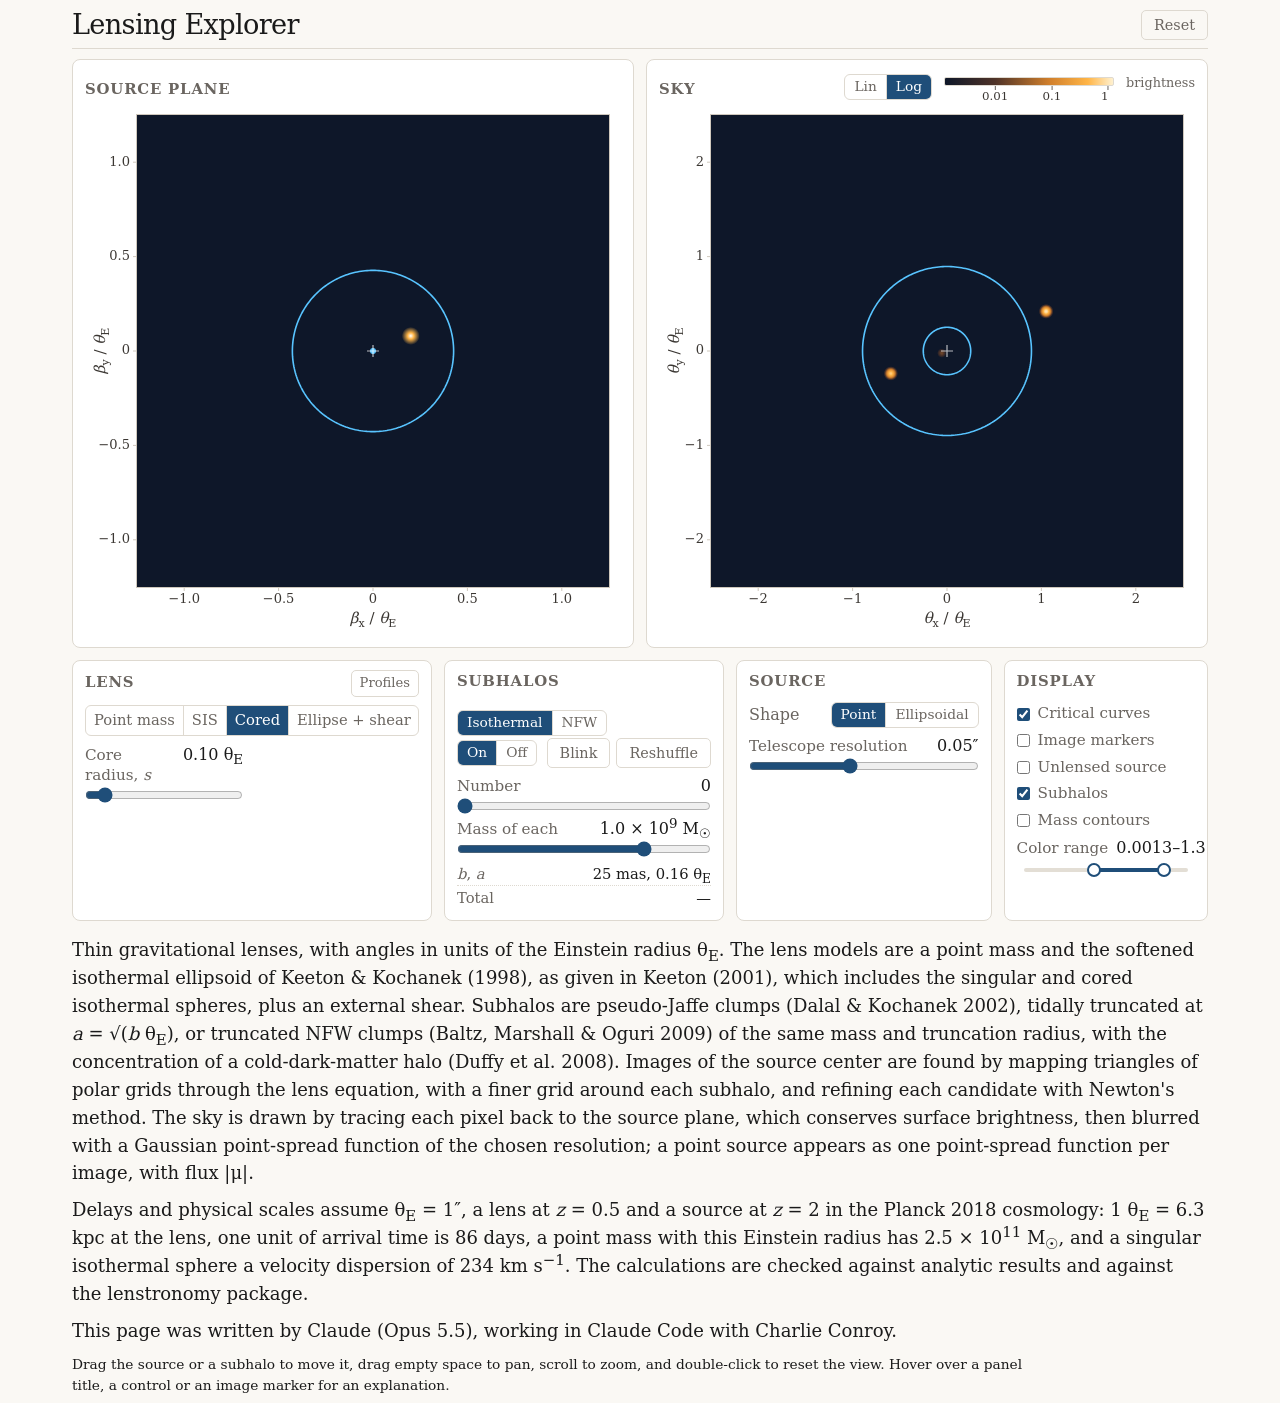
<file: index.html>
<!doctype html>
<html lang="en">
<head>
<meta charset="utf-8">
<meta name="viewport" content="width=device-width, initial-scale=1">
<title>Lensing Explorer</title>
<link rel="stylesheet" href="style.css?v=b35b4ee">
<link rel="icon" href="data:image/svg+xml,%3Csvg xmlns=%27http://www.w3.org/2000/svg%27 viewBox=%270 0 16 16%27%3E%3Crect width=%2716%27 height=%2716%27 rx=%273%27 fill=%27%230e1729%27/%3E%3Ccircle cx=%278%27 cy=%278%27 r=%274.6%27 fill=%27none%27 stroke=%27%23FFB547%27 stroke-width=%271.8%27/%3E%3Ccircle cx=%278%27 cy=%278%27 r=%271%27 fill=%27%2358C4FF%27/%3E%3C/svg%3E">
</head>
<body>
<div id="err" hidden></div>
<div id="tip" hidden></div>

<header>
  <div class="bar">
    <span class="mark">Lensing Explorer</span>
    <button id="reset" class="ghost" type="button" title="Back to the defaults: a cored isothermal lens and a small disk-shaped source just off the lens axis.">Reset</button>
  </div>
</header>

<main>
  <div class="panels">
    <section class="panel">
      <div class="ph"><h2 title="The source plane: the background source at the true position, as seen with the lens removed. Drag to move the source; scroll to zoom; double-click to reset the zoom. The blue curves are the caustics: when the source crosses one, a pair of images appears or disappears. For singular isothermal lenses the dashed curve is the cut, where a single image vanishes into the singular center.">Source plane</h2><span class="sub" id="sSub"></span></div>
      <canvas id="cvS" aria-label="Source plane"></canvas>
    </section>

    <section class="panel">
      <div class="ph"><h2 title="The sky as seen through a telescope. Each sky pixel is traced back through the lens to the source plane and takes the surface brightness found there, so lensing changes the size and shape of the source and leaves the surface brightness unchanged. The blue curves are the critical curves, which map onto the caustics. Markers show the images of the source center, numbered in order of arrival: circle = minimum, diamond = saddle (mirror-reversed), triangle = maximum of the arrival time. Scroll to zoom about the pointer and double-click to reset the view; drag a subhalo (light dot) to move the clump.">Sky</h2><span class="sub" id="iSub"></span><div class="cbrow"><span class="seg sm" title="Linear or logarithmic color scale; the logarithmic scale spans three decades below the top of the scale, so faint images (such as a demagnified central image) show."><button id="stLin" type="button">Lin</button><button id="stLog" type="button">Log</button></span><div class="cbar" title="Color scale of the sky panel (the source plane uses the same stretch, with the source peak = 1). With a perfect telescope the sky shows surface brightness, which lensing conserves, so a lensed image has the colors of the source. With blurring, or for a point source, 1 is the brightest image of the smooth lens (without the subhalos when there are any), with headroom to 1.25, so switching the subhalos on and off compares like with like."><div id="cbGrad"></div><div id="cbTicks"></div></div><span class="cblab" id="cbLab"></span></div></div>
      <canvas id="cvI" aria-label="Lensed sky"></canvas>
    </section>

  </div>

  <div class="controls">
    <section class="c-lens">
      <div class="gh"><h2 title="The mass distribution of the lens, in units of the Einstein radius. All four models are projected onto the sky (thin-lens approximation).">Lens</h2>
        <button id="profBtn" class="ghost" type="button" title="Mass profiles of the four lens models side by side: convergence and enclosed projected mass against radius.">Profiles</button></div>
      <div class="models" role="tablist">
        <button id="mPoint" type="button" title="A point mass (a star, a planet, a black hole). Deflection falls as 1/r, so the lens always forms two images: one outside the Einstein ring and one inside, close to the mass.">Point mass</button>
        <button id="mSIS" type="button" title="Singular isothermal sphere: surface density falling as 1/r, the simplest model of a galaxy (flat rotation curve). The deflection angle is the same at all radii. Two images, or one when the source lies more than one Einstein radius from the axis.">SIS</button>
        <button id="mCored" type="button" title="Isothermal sphere with a flat core. The finite central density rounds off the top of the pole in the arrival-time surface, which adds a third, faint image at the center: lenses with no singularity always form an odd number of images.">Cored</button>
        <button id="mEll" type="button" title="Isothermal ellipsoid plus an external shear from neighboring mass. Breaking the circular symmetry splits the point caustic into a diamond, and sources inside the diamond form four images (a quad), as in the Einstein Cross.">Ellipse + shear</button>
      </div>
      <div class="lensgrid">
        <div class="ctl only-cored only-ell" title="Core radius s along the major axis, in units of the Einstein radius. Inside the core the surface density levels off at a finite value. A larger core weakens the lens; beyond s = 1 the lens forms no multiple images.">
        <label for="sCore"><span>Core radius, <i>s</i></span><span class="val" id="vCore"></span></label>
        <input type="range" id="sCore" min="0" max="1" step="0.005">
      </div>
        <div class="ctl only-ell" title="Ratio of the minor to the major axis of the mass distribution. q = 1 is round.">
        <label for="sQ"><span>Axis ratio, <i>q</i></span><span class="val" id="vQ"></span></label>
        <input type="range" id="sQ" min="0.3" max="1" step="0.005">
      </div>
        <div class="ctl only-ell" title="Direction of the major axis, measured counterclockwise from the horizontal.">
        <label for="sPA"><span>Orientation</span><span class="val" id="vPA"></span></label>
        <input type="range" id="sPA" min="0" max="180" step="1">
      </div>
        <div class="ctl only-ell" title="Strength of a uniform external shear, the tidal field of mass outside the lens galaxy (a group or a cluster). Typical values are 0.05 to 0.2.">
        <label for="sG"><span>External shear, <i>γ</i></span><span class="val" id="vG"></span></label>
        <input type="range" id="sG" min="0" max="0.3" step="0.005">
      </div>
        <div class="ctl only-ell" title="Direction along which the external shear stretches the images (measured counterclockwise from the horizontal; the shearing mass lies along the perpendicular).">
        <label for="sGPA"><span>Shear angle</span><span class="val" id="vGPA"></span></label>
        <input type="range" id="sGPA" min="0" max="180" step="1">
      </div>
      </div>
    </section>

    <section>
      <div class="gh"><h2 title="Dark-matter subhalos in the lens galaxy, all of one mass. Isothermal: pseudo-Jaffe clumps (Dalal &amp; Kochanek 2002), density ∝ r⁻² inside the truncation radius a and r⁻⁴ outside, with a = √(b θ_E) set by tides at the Einstein ring and a singular center. NFW: truncated NFW clumps (Baltz, Marshall &amp; Oguri 2009), density ∝ r⁻¹ inside the scale radius, with the concentration of a cold-dark-matter halo of the same mass (Duffy et al. 2008, extrapolated) and the same total mass and truncation radius, so only the inner profile differs. Clumps start at random positions near the Einstein ring; drag any clump in the sky panel. Halos along the line of sight at other redshifts act in a similar way and are not modeled.">Subhalos</h2>
        <span class="seg sm" title="Inner profile of the clumps: isothermal (pseudo-Jaffe) or NFW, at the same mass and truncation radius."><button id="spPJ" type="button">Isothermal</button><button id="spNFW" type="button">NFW</button></span></div>
      <div class="caserow" title="Switch the subhalos on and off to see what they change; Blink alternates the two every 0.75 s. The clumps stay in place, drawn hollow while switched off.">
        <span class="seg sm"><button id="sOn" type="button">On</button><button id="sOff" type="button">Off</button></span>
        <span class="btns"><button id="blink" class="ghost" type="button">Blink</button><button id="reshuffle" class="ghost" type="button" title="New random positions for the clumps (six if there were none).">Reshuffle</button></span>
      </div>
      <div class="ctl" title="Number of clumps, placed at random in the annulus 0.5-1.5 θ_E. Clumps keep their positions as the number changes.">
        <label for="sN"><span>Number</span><span class="val" id="vN"></span></label>
        <input type="range" id="sN" min="0" max="20" step="1">
      </div>
      <div class="ctl" title="Mass of each clump, for θ_E = 1″, a lens at z = 0.5 and a source at z = 2. Cold dark matter predicts many dark subhalos of 10⁶-10⁹ solar masses in a massive lens galaxy; the most massive host luminous satellite galaxies.">
        <label for="sM"><span>Mass of each</span><span class="val" id="vM"></span></label>
        <input type="range" id="sM" min="6" max="10" step="0.05">
      </div>
      <div id="readSub"></div>
    </section>

    <section>
      <h2 title="The background source, drawn in the source plane at the true position. Drag in the source-plane panel to move the source.">Source</h2>
      <div class="caserow" title="A point source (a quasar) or a uniform-brightness ellipsoid. The ellipsoid shows most clearly that lensing conserves surface brightness: with a perfect telescope each image has the color of the source.">
        <span>Shape</span>
        <span class="seg sm"><button id="tPt" type="button" title="A point source, such as a quasar accretion disk, far smaller than any clump: each image is drawn as the telescope's point-spread function with total flux |μ|.">Point</button><button id="tDisk" type="button" title="A uniform-brightness ellipsoidal source: a thin disk of radius equal to the Size, tilted by the Inclination.">Ellipsoidal</button></span>
      </div>
      <div class="ctl only-ext" title="Radius of the source, in units of the Einstein radius (and in milliarcseconds for θ_E = 1″). A source larger than a clump's footprint averages over the clump's brightening and dimming, so the flux change shrinks as the source grows.">
        <label for="sR"><span>Size</span><span class="val" id="vR"></span></label>
        <input type="range" id="sR" min="-1.699" max="-0.301" step="0.005">
      </div>
      <div class="ctl only-ext" title="Tilt of the ellipsoidal source toward the line of sight: 0° face-on, a circle; 90° edge-on, a thin ellipse of axis ratio 0.1, the thickness of a disk galaxy. The projected axis ratio is √(cos² i + 0.01 sin² i).">
        <label for="sInc"><span>Inclination</span><span class="val" id="vInc"></span></label>
        <input type="range" id="sInc" min="0" max="90" step="1">
      </div>
      <div class="ctl" title="Blur the sky with a Gaussian point-spread function of this full width at half maximum (FWHM, in arcsec for θ_E = 1″); 0.1″ is roughly the resolution of the Hubble Space Telescope, 0.7″ good seeing on the ground. Lensing conserves surface brightness, so on the perfect sky magnification shows only as image area; once the point-spread function is wider than an image, the peak brightness of that image tracks its flux. Brightness is then scaled to the brightest image of the smooth lens, so switching the subhalos on and off compares like with like.">
        <label for="sFW"><span>Telescope resolution</span><span class="val" id="vFW"></span></label>
        <input type="range" id="sFW" min="-2.3" max="0" step="0.02">
      </div>
    </section>

    <section>
      <h2>Display</h2>
      <label class="chk" title="Critical curves in the sky (where the magnification of a point source diverges) and the caustics they map onto in the source plane."><input type="checkbox" id="cCrit"> Critical curves</label>
      <label class="chk" title="Markers at the images of the source center in the sky panel: circle = minimum, diamond = saddle, triangle = maximum of the arrival time, numbered in order of arrival. Switch the markers off to see small images unobstructed."><input type="checkbox" id="cMarks"> Image markers</label>
      <label class="chk" title="Outline of the source at the true position, as the source would appear with the lens removed."><input type="checkbox" id="cUnl"> Unlensed source</label>
      <label class="chk" title="Subhalo centers (light dots) in the sky panel; drag a dot to move the clump."><input type="checkbox" id="cSubs"> Subhalos</label>
      <label class="chk" title="Contours of the surface density of the lens, at 0.5, 1, 2 and 4 times the critical density. Multiple images need a surface density above critical somewhere."><input type="checkbox" id="cMass"> Mass contours</label>
      <div class="ctl crctl" title="Range of the sky panel's color scale, in the units of the colorbar: drag either handle, or drag the shaded span to shift the range; double-click to reset (three decades below the top of the scale).">
        <label><span>Color range</span><span class="val" id="vCR"></span></label>
        <div class="dual" id="crDual"><div class="trk"></div><div class="fill" id="crFill"></div><div class="h" id="crLo"></div><div class="h" id="crHi"></div></div>
      </div>
    </section>
  </div>
</main>

<footer>
  <p>Thin gravitational lenses, with angles in units of the Einstein radius θ<sub>E</sub>. The lens models are a point mass and the softened isothermal ellipsoid of Keeton &amp; Kochanek (1998), as given in Keeton (2001), which includes the singular and cored isothermal spheres, plus an external shear. Subhalos are pseudo-Jaffe clumps (Dalal &amp; Kochanek 2002), tidally truncated at <i>a</i> = √(<i>b</i> θ<sub>E</sub>), or truncated NFW clumps (Baltz, Marshall &amp; Oguri 2009) of the same mass and truncation radius, with the concentration of a cold-dark-matter halo (Duffy et al. 2008). Images of the source center are found by mapping triangles of polar grids through the lens equation, with a finer grid around each subhalo, and refining each candidate with Newton's method. The sky is drawn by tracing each pixel back to the source plane, which conserves surface brightness, then blurred with a Gaussian point-spread function of the chosen resolution; a point source appears as one point-spread function per image, with flux |μ|.</p>
  <p>Delays and physical scales assume θ<sub>E</sub> = 1″, a lens at <i>z</i> = 0.5 and a source at <i>z</i> = 2 in the Planck 2018 cosmology: 1 θ<sub>E</sub> = 6.3 kpc at the lens, one unit of arrival time is 86 days, a point mass with this Einstein radius has 2.5 × 10<sup>11</sup> M<sub>☉</sub>, and a singular isothermal sphere a velocity dispersion of 234 km s<sup>−1</sup>. The calculations are checked against analytic results and against the lenstronomy package.</p>
  <p>This page was written by Claude (Opus 5.5), working in Claude Code with Charlie Conroy.</p>
  <p class="src">Drag the source or a subhalo to move it, drag empty space to pan, scroll to zoom, and double-click to reset the view. Hover over a panel title, a control or an image marker for an explanation.</p>
</footer>

<div id="prof" class="modal" hidden>
  <div class="mbox" role="dialog" aria-label="Mass profiles of the four lens models">
    <div class="mhead"><h2>Mass profiles</h2><button id="profClose" class="ghost" type="button" title="Close (Esc)">Close</button></div>
    <canvas id="cvP" aria-label="Convergence and enclosed mass against radius for the four lens models"></canvas>
    <p class="mnote" id="profNote"></p>
  </div>
</div>

<script src="physics.js?v=b35b4ee"></script>
<script src="app.js?v=b35b4ee"></script>
</body>
</html>
</file>
<file: style.css>
:root{
  --ink:#1a1a1a; --muted:#6a6560; --line:#ded9d0; --bg:#faf8f4;
  --panel:#fff; --accent:#1f4e79;
}
*{box-sizing:border-box}
body{margin:0;background:var(--bg);color:var(--ink);
  font:18px/1.55 Charter,"PT Serif",Palatino,Georgia,"DejaVu Serif",serif}
/* The page is as wide as two canvases need: the canvas size is set by the window height,
   so the source and sky panels and the controls beneath them fit without scrolling. */
:root{--cv:max(320px, calc(100vh - 372px))}
header,main,footer{max-width:min(1460px, max(1180px, calc(2 * var(--cv) + 104px)));margin:0 auto;padding:0 22px}

#err{position:fixed;inset:0 0 auto 0;z-index:99;background:#7a1420;color:#fff;
  padding:9px 14px;font:12.5px/1.4 ui-monospace,Menlo,monospace;white-space:pre-wrap}
#tip{position:fixed;z-index:50;pointer-events:none;background:rgba(255,255,255,.96);
  border:1px solid var(--line);border-radius:6px;padding:6px 10px;font-size:.86rem;line-height:1.4;
  color:var(--ink);box-shadow:0 2px 8px rgba(0,0,0,.08);white-space:nowrap}
#tip .r{display:flex;justify-content:space-between;gap:14px}
#tip .r span{color:var(--muted)}
#tip .r b{font-weight:500;font-variant-numeric:tabular-nums}

.bar{display:flex;align-items:center;gap:22px;flex-wrap:wrap;padding-top:10px;
  padding-bottom:8px;border-bottom:1px solid var(--line)}
.mark{font-size:1.7rem;letter-spacing:-.025em;line-height:1.05;white-space:nowrap}
.tag{color:var(--muted);font-size:1rem}
.ghost{color:var(--muted);font:inherit;font-size:.9rem;flex:0 0 auto;
  padding:3px 12px;border:1px solid var(--line);border-radius:5px;
  background:transparent;cursor:pointer}
.ghost:hover{background:#f1ede5;color:var(--ink)}
#reset{margin-left:auto}

.seg{display:inline-flex;border:1px solid var(--line);border-radius:6px;overflow:hidden;flex:0 0 auto}
.seg button{font:inherit;font-size:.92rem;padding:2px 11px;border:0;
  background:transparent;color:var(--muted);cursor:pointer;white-space:nowrap}
.seg button+button{border-left:1px solid var(--line)}
.seg button[aria-pressed="true"]{background:var(--accent);color:#fff}
.seg.sm button{font-size:.86rem;padding:1px 9px}
.seg[hidden]{display:none}

.models{display:flex;border:1px solid var(--line);border-radius:6px;overflow:hidden;margin:2px 0 9px}
.models button{flex:1 1 auto;font:inherit;font-size:.92rem;padding:3px 8px;border:0;white-space:nowrap;
  background:transparent;color:var(--muted);cursor:pointer}
.models button+button{border-left:1px solid var(--line)}
.models button:hover{background:#f1ede5;color:var(--ink)}
.models button[aria-pressed="true"]{background:var(--accent);color:#fff}

/* Three panels in a row, the controls in a strip beneath; the canvases shrink with the
   window height so the controls stay on screen without scrolling. */
main{padding-top:10px;padding-bottom:6px}
.panels{display:grid;grid-template-columns:repeat(2,minmax(0,1fr));gap:12px;align-items:start}
.controls{display:grid;grid-template-columns:minmax(360px,1.4fr) minmax(280px,1.05fr) minmax(255px,1fr) minmax(200px,.8fr);
  gap:12px;margin-top:12px;align-items:stretch}
.lensgrid{display:grid;grid-template-columns:minmax(0,1fr) minmax(0,1fr);gap:0 18px}
.controls section,.panel{background:var(--panel);border:1px solid var(--line);
  border-radius:8px;padding:9px 12px 10px}
h2{font-size:.93rem;font-weight:600;letter-spacing:.055em;text-transform:uppercase;
  color:var(--muted);margin:0 0 9px}
.ph{display:flex;align-items:baseline;gap:14px;flex-wrap:wrap}
.ph h2{margin-bottom:7px}
.ph .sub{font-size:.9rem;color:var(--muted);margin-left:auto}
.gh{display:flex;align-items:baseline;justify-content:space-between;gap:8px;flex-wrap:wrap}
.gh .btns{display:flex;gap:6px}
.gh .ghost{font-size:.82rem;padding:2px 8px}
#readSub{margin-top:2px}

.ctl{margin-bottom:5px}
.ctl label{display:flex;justify-content:space-between;align-items:baseline;
  gap:8px;font-size:.95rem;line-height:1.3;color:var(--muted);margin-bottom:1px}
.ctl .val{color:var(--ink);font-variant-numeric:tabular-nums;font-size:1.0rem;white-space:nowrap}
input[type=range]{display:block;width:100%;accent-color:var(--accent);height:16px;margin:0}
sup,sub{line-height:0}
.caserow{display:flex;align-items:center;justify-content:space-between;gap:8px;
  margin:2px 0 8px;font-size:1.0rem;color:var(--muted)}
.chk{display:flex;align-items:center;gap:8px;font-size:.95rem;color:var(--muted);margin:3px 0;cursor:pointer}
.chk input{accent-color:var(--accent);margin:0}

.rd{display:flex;justify-content:space-between;gap:10px;font-size:.92rem;line-height:1.35;
  padding:2px 0;border-bottom:1px dotted var(--line)}
.rd:last-child{border-bottom:none}
.rd span{color:var(--muted)}
.rd b{font-weight:500;font-variant-numeric:tabular-nums;text-align:right}

body.m-point .only-cored, body.m-point .only-ell, body.m-sis .only-cored, body.m-sis .only-ell,
body.m-cored .only-ell:not(.only-cored){display:none}
body.s-pt .only-ext{display:none}

/* The canvases are square: the CSS fixes the height from the width, so fit() can
   size the backing store from the measured box without the canvas growing. */
canvas{display:block;width:100%;max-width:var(--cv);margin:0 auto;
  aspect-ratio:1 / 1;height:auto;touch-action:none}
#cvS{cursor:crosshair}

  border-bottom:1px solid var(--line);padding:3px 6px}

footer{padding:6px 22px 34px;font-size:.93rem;color:var(--muted);line-height:1.55}
footer p{margin:.5em 0;max-width:110ch}
.src{font-size:.86rem}

/* colorbar in the sky panel header: stretch switch, gradient with tick marks and labels, title */
.ph{height:40px;align-items:center;flex-wrap:nowrap}
.ph h2{margin:0}
.cbrow{display:flex;align-items:flex-start;gap:12px;margin-left:auto}
.cbar{position:relative;width:170px;height:27px;margin-top:3px}
#cbGrad{height:9px;border-radius:2px;border:1px solid var(--line)}
#cbTicks{position:relative;height:17px}
#cbTicks .tk{position:absolute;top:0;transform:translateX(-50%);padding-top:5px;white-space:nowrap;
  font-size:.74rem;line-height:1;color:#3b3733;font-variant-numeric:tabular-nums}
#cbTicks .tk::before{content:"";position:absolute;left:50%;top:0;width:1px;height:4px;background:#6a6560}
#cbTicks .tk.lo{transform:none} #cbTicks .tk.lo::before{left:0}
#cbTicks .tk.hi{transform:translateX(-100%)} #cbTicks .tk.hi::before{left:auto;right:0}
.cblab{font-size:.8rem;color:var(--muted);line-height:1;white-space:nowrap;margin-top:3px}

/* the two-handled color-range slider */
.crctl{margin-top:6px}
.crctl label{white-space:nowrap}
.dual{position:relative;height:18px;margin:2px 7px 0;touch-action:none}
.dual .trk{position:absolute;left:0;right:0;top:7px;height:4px;border-radius:2px;background:#e3ded5}
.dual .fill{position:absolute;top:7px;height:4px;border-radius:2px;background:var(--accent);cursor:grab}
.dual .h{position:absolute;top:2px;width:14px;height:14px;margin-left:-7px;border-radius:50%;background:#fff;
  border:2px solid var(--accent);cursor:ew-resize;box-sizing:border-box}

/* the mass-profile pop-up */
.modal{position:fixed;inset:0;z-index:80;background:rgba(20,18,15,.38);display:flex;align-items:center;justify-content:center;padding:16px}
.modal[hidden]{display:none}
.mbox{background:var(--panel);border:1px solid var(--line);border-radius:10px;box-shadow:0 10px 40px rgba(0,0,0,.25);
  width:min(980px, 100%);padding:12px 16px 12px}
.mhead{display:flex;align-items:center;justify-content:space-between;margin-bottom:4px}
.mhead h2{margin:0}
#cvP{width:100%;aspect-ratio:2.25 / 1;max-width:none;height:auto}
.mnote{font-size:.85rem;color:var(--muted);margin:6px 0 0;line-height:1.4}

@media (max-width:1180px){ .controls{grid-template-columns:repeat(2,minmax(0,1fr))} }
@media (max-width:640px){ .models{flex-wrap:wrap} }
@media (max-width:640px){
  .panels,.controls,.lensgrid{grid-template-columns:minmax(0,1fr)}
  .ph{height:auto;flex-wrap:wrap;row-gap:6px}
  .cbrow{margin-left:0;flex-wrap:wrap;row-gap:4px}
  canvas{max-width:none}
}
@media (max-width:860px){
  header,main,footer{padding-left:16px;padding-right:16px}
  .mark{font-size:1.6rem;white-space:normal}
  .tag{display:none}
  #reset{margin-left:0}
}

.legend{display:flex;align-items:center;gap:8px;font-size:.88rem;color:var(--muted);margin-top:6px;flex-wrap:wrap}
.legend .cbar{display:inline-block;width:150px;height:10px;border-radius:2px}
.legend[hidden]{display:none}
.caserow .btns{display:flex;gap:6px}
</file>
<file: web/style.css>
:root{
  --ink:#1a1a1a; --muted:#6a6560; --line:#ded9d0; --bg:#faf8f4;
  --panel:#fff; --accent:#1f4e79;
}
*{box-sizing:border-box}
body{margin:0;background:var(--bg);color:var(--ink);
  font:18px/1.55 Charter,"PT Serif",Palatino,Georgia,"DejaVu Serif",serif}
/* The page is as wide as two canvases need: the canvas size is set by the window height,
   so the source and sky panels and the controls beneath them fit without scrolling. */
:root{--cv:max(320px, calc(100vh - 372px))}
header,main,footer{max-width:min(1460px, max(1180px, calc(2 * var(--cv) + 104px)));margin:0 auto;padding:0 22px}

#err{position:fixed;inset:0 0 auto 0;z-index:99;background:#7a1420;color:#fff;
  padding:9px 14px;font:12.5px/1.4 ui-monospace,Menlo,monospace;white-space:pre-wrap}
#tip{position:fixed;z-index:50;pointer-events:none;background:rgba(255,255,255,.96);
  border:1px solid var(--line);border-radius:6px;padding:6px 10px;font-size:.86rem;line-height:1.4;
  color:var(--ink);box-shadow:0 2px 8px rgba(0,0,0,.08);white-space:nowrap}
#tip .r{display:flex;justify-content:space-between;gap:14px}
#tip .r span{color:var(--muted)}
#tip .r b{font-weight:500;font-variant-numeric:tabular-nums}

.bar{display:flex;align-items:center;gap:22px;flex-wrap:wrap;padding-top:10px;
  padding-bottom:8px;border-bottom:1px solid var(--line)}
.mark{font-size:1.7rem;letter-spacing:-.025em;line-height:1.05;white-space:nowrap}
.tag{color:var(--muted);font-size:1rem}
.ghost{color:var(--muted);font:inherit;font-size:.9rem;flex:0 0 auto;
  padding:3px 12px;border:1px solid var(--line);border-radius:5px;
  background:transparent;cursor:pointer}
.ghost:hover{background:#f1ede5;color:var(--ink)}
#reset{margin-left:auto}

.seg{display:inline-flex;border:1px solid var(--line);border-radius:6px;overflow:hidden;flex:0 0 auto}
.seg button{font:inherit;font-size:.92rem;padding:2px 11px;border:0;
  background:transparent;color:var(--muted);cursor:pointer;white-space:nowrap}
.seg button+button{border-left:1px solid var(--line)}
.seg button[aria-pressed="true"]{background:var(--accent);color:#fff}
.seg.sm button{font-size:.86rem;padding:1px 9px}
.seg[hidden]{display:none}

.models{display:flex;border:1px solid var(--line);border-radius:6px;overflow:hidden;margin:2px 0 9px}
.models button{flex:1 1 auto;font:inherit;font-size:.92rem;padding:3px 8px;border:0;white-space:nowrap;
  background:transparent;color:var(--muted);cursor:pointer}
.models button+button{border-left:1px solid var(--line)}
.models button:hover{background:#f1ede5;color:var(--ink)}
.models button[aria-pressed="true"]{background:var(--accent);color:#fff}

/* Three panels in a row, the controls in a strip beneath; the canvases shrink with the
   window height so the controls stay on screen without scrolling. */
main{padding-top:10px;padding-bottom:6px}
.panels{display:grid;grid-template-columns:repeat(2,minmax(0,1fr));gap:12px;align-items:start}
.controls{display:grid;grid-template-columns:minmax(360px,1.4fr) minmax(280px,1.05fr) minmax(255px,1fr) minmax(200px,.8fr);
  gap:12px;margin-top:12px;align-items:stretch}
.lensgrid{display:grid;grid-template-columns:minmax(0,1fr) minmax(0,1fr);gap:0 18px}
.controls section,.panel{background:var(--panel);border:1px solid var(--line);
  border-radius:8px;padding:9px 12px 10px}
h2{font-size:.93rem;font-weight:600;letter-spacing:.055em;text-transform:uppercase;
  color:var(--muted);margin:0 0 9px}
.ph{display:flex;align-items:baseline;gap:14px;flex-wrap:wrap}
.ph h2{margin-bottom:7px}
.ph .sub{font-size:.9rem;color:var(--muted);margin-left:auto}
.gh{display:flex;align-items:baseline;justify-content:space-between;gap:8px;flex-wrap:wrap}
.gh .btns{display:flex;gap:6px}
.gh .ghost{font-size:.82rem;padding:2px 8px}
#readSub{margin-top:2px}

.ctl{margin-bottom:5px}
.ctl label{display:flex;justify-content:space-between;align-items:baseline;
  gap:8px;font-size:.95rem;line-height:1.3;color:var(--muted);margin-bottom:1px}
.ctl .val{color:var(--ink);font-variant-numeric:tabular-nums;font-size:1.0rem;white-space:nowrap}
input[type=range]{display:block;width:100%;accent-color:var(--accent);height:16px;margin:0}
sup,sub{line-height:0}
.caserow{display:flex;align-items:center;justify-content:space-between;gap:8px;
  margin:2px 0 8px;font-size:1.0rem;color:var(--muted)}
.chk{display:flex;align-items:center;gap:8px;font-size:.95rem;color:var(--muted);margin:3px 0;cursor:pointer}
.chk input{accent-color:var(--accent);margin:0}

.rd{display:flex;justify-content:space-between;gap:10px;font-size:.92rem;line-height:1.35;
  padding:2px 0;border-bottom:1px dotted var(--line)}
.rd:last-child{border-bottom:none}
.rd span{color:var(--muted)}
.rd b{font-weight:500;font-variant-numeric:tabular-nums;text-align:right}

body.m-point .only-cored, body.m-point .only-ell, body.m-sis .only-cored, body.m-sis .only-ell,
body.m-cored .only-ell:not(.only-cored){display:none}
body.s-pt .only-ext{display:none}

/* The canvases are square: the CSS fixes the height from the width, so fit() can
   size the backing store from the measured box without the canvas growing. */
canvas{display:block;width:100%;max-width:var(--cv);margin:0 auto;
  aspect-ratio:1 / 1;height:auto;touch-action:none}
#cvS{cursor:crosshair}

  border-bottom:1px solid var(--line);padding:3px 6px}

footer{padding:6px 22px 34px;font-size:.93rem;color:var(--muted);line-height:1.55}
footer p{margin:.5em 0;max-width:110ch}
.src{font-size:.86rem}

/* colorbar in the sky panel header: stretch switch, gradient with tick marks and labels, title */
.ph{height:40px;align-items:center;flex-wrap:nowrap}
.ph h2{margin:0}
.cbrow{display:flex;align-items:flex-start;gap:12px;margin-left:auto}
.cbar{position:relative;width:170px;height:27px;margin-top:3px}
#cbGrad{height:9px;border-radius:2px;border:1px solid var(--line)}
#cbTicks{position:relative;height:17px}
#cbTicks .tk{position:absolute;top:0;transform:translateX(-50%);padding-top:5px;white-space:nowrap;
  font-size:.74rem;line-height:1;color:#3b3733;font-variant-numeric:tabular-nums}
#cbTicks .tk::before{content:"";position:absolute;left:50%;top:0;width:1px;height:4px;background:#6a6560}
#cbTicks .tk.lo{transform:none} #cbTicks .tk.lo::before{left:0}
#cbTicks .tk.hi{transform:translateX(-100%)} #cbTicks .tk.hi::before{left:auto;right:0}
.cblab{font-size:.8rem;color:var(--muted);line-height:1;white-space:nowrap;margin-top:3px}

/* the two-handled color-range slider */
.crctl{margin-top:6px}
.crctl label{white-space:nowrap}
.dual{position:relative;height:18px;margin:2px 7px 0;touch-action:none}
.dual .trk{position:absolute;left:0;right:0;top:7px;height:4px;border-radius:2px;background:#e3ded5}
.dual .fill{position:absolute;top:7px;height:4px;border-radius:2px;background:var(--accent);cursor:grab}
.dual .h{position:absolute;top:2px;width:14px;height:14px;margin-left:-7px;border-radius:50%;background:#fff;
  border:2px solid var(--accent);cursor:ew-resize;box-sizing:border-box}

/* the mass-profile pop-up */
.modal{position:fixed;inset:0;z-index:80;background:rgba(20,18,15,.38);display:flex;align-items:center;justify-content:center;padding:16px}
.modal[hidden]{display:none}
.mbox{background:var(--panel);border:1px solid var(--line);border-radius:10px;box-shadow:0 10px 40px rgba(0,0,0,.25);
  width:min(980px, 100%);padding:12px 16px 12px}
.mhead{display:flex;align-items:center;justify-content:space-between;margin-bottom:4px}
.mhead h2{margin:0}
#cvP{width:100%;aspect-ratio:2.25 / 1;max-width:none;height:auto}
.mnote{font-size:.85rem;color:var(--muted);margin:6px 0 0;line-height:1.4}

@media (max-width:1180px){ .controls{grid-template-columns:repeat(2,minmax(0,1fr))} }
@media (max-width:640px){ .models{flex-wrap:wrap} }
@media (max-width:640px){
  .panels,.controls,.lensgrid{grid-template-columns:minmax(0,1fr)}
  .ph{height:auto;flex-wrap:wrap;row-gap:6px}
  .cbrow{margin-left:0;flex-wrap:wrap;row-gap:4px}
  canvas{max-width:none}
}
@media (max-width:860px){
  header,main,footer{padding-left:16px;padding-right:16px}
  .mark{font-size:1.6rem;white-space:normal}
  .tag{display:none}
  #reset{margin-left:0}
}

.legend{display:flex;align-items:center;gap:8px;font-size:.88rem;color:var(--muted);margin-top:6px;flex-wrap:wrap}
.legend .cbar{display:inline-block;width:150px;height:10px;border-radius:2px}
.legend[hidden]{display:none}
.caserow .btns{display:flex;gap:6px}
</file>
